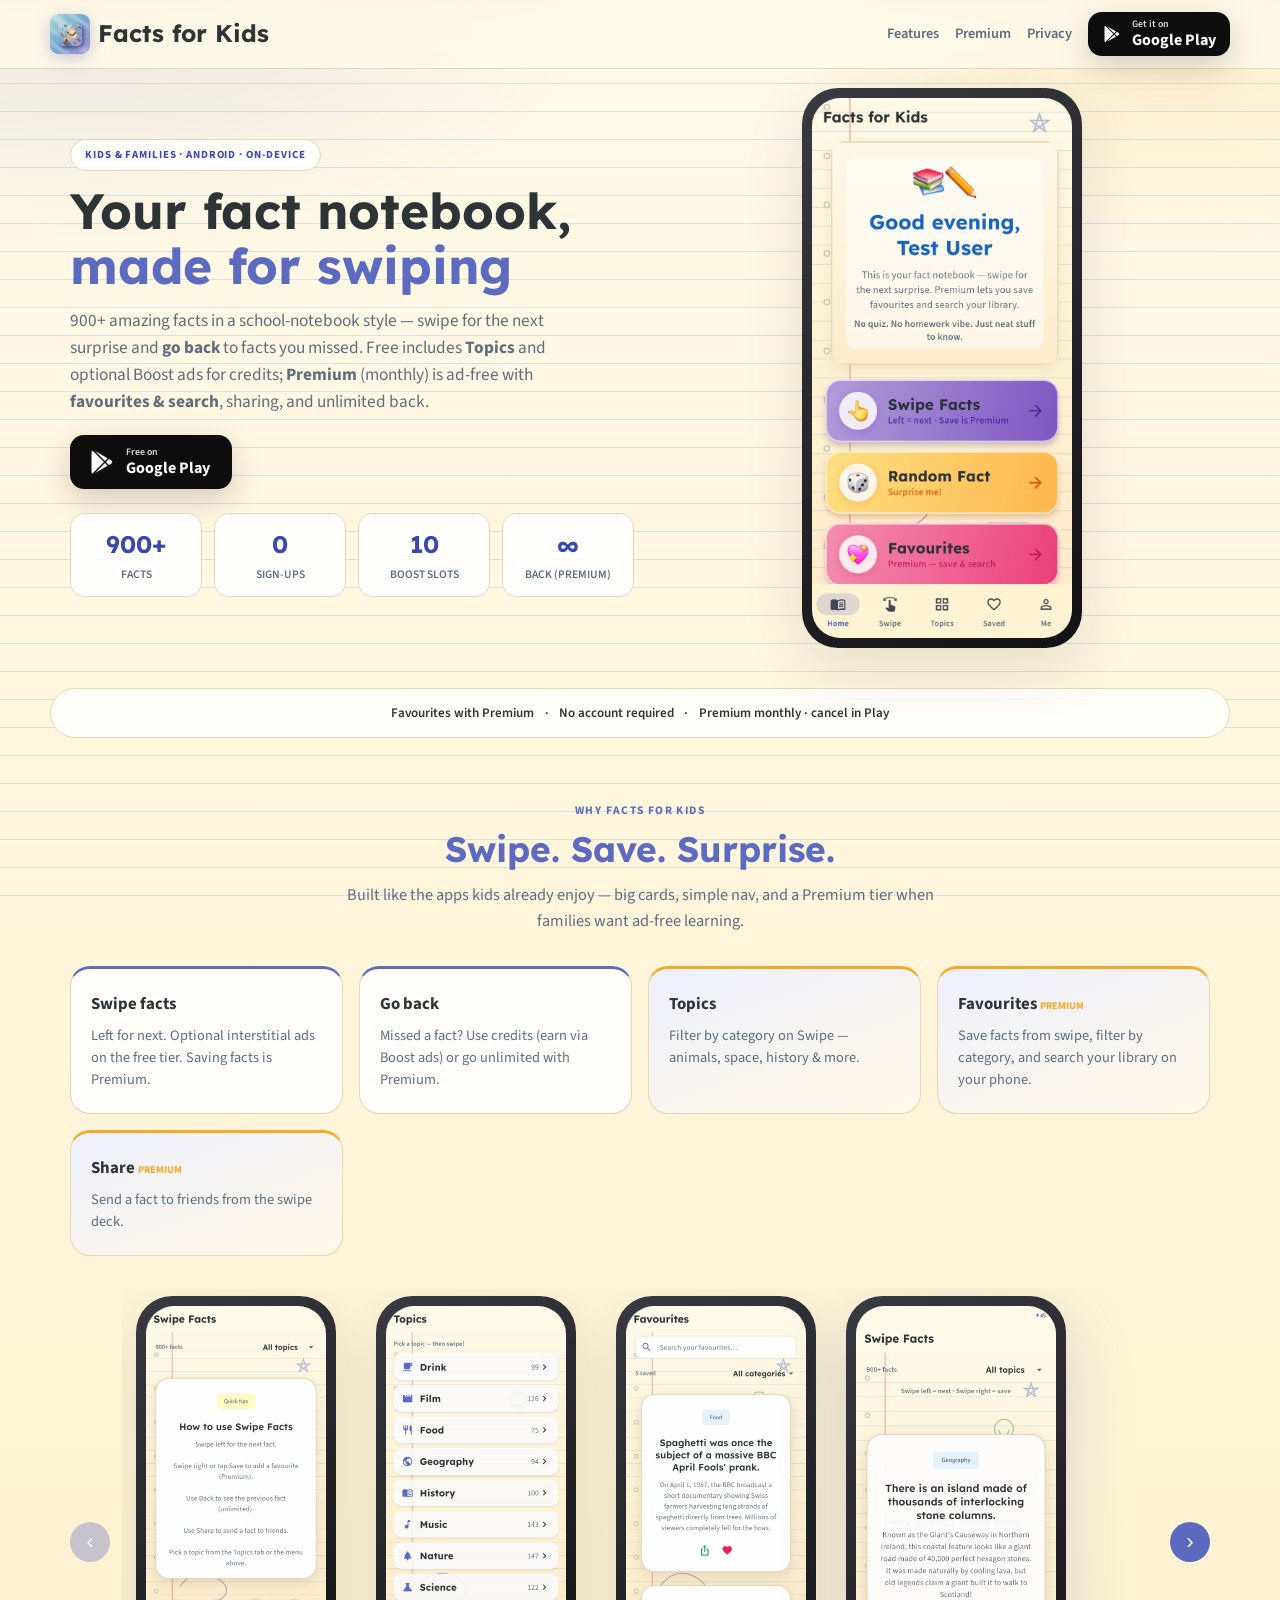
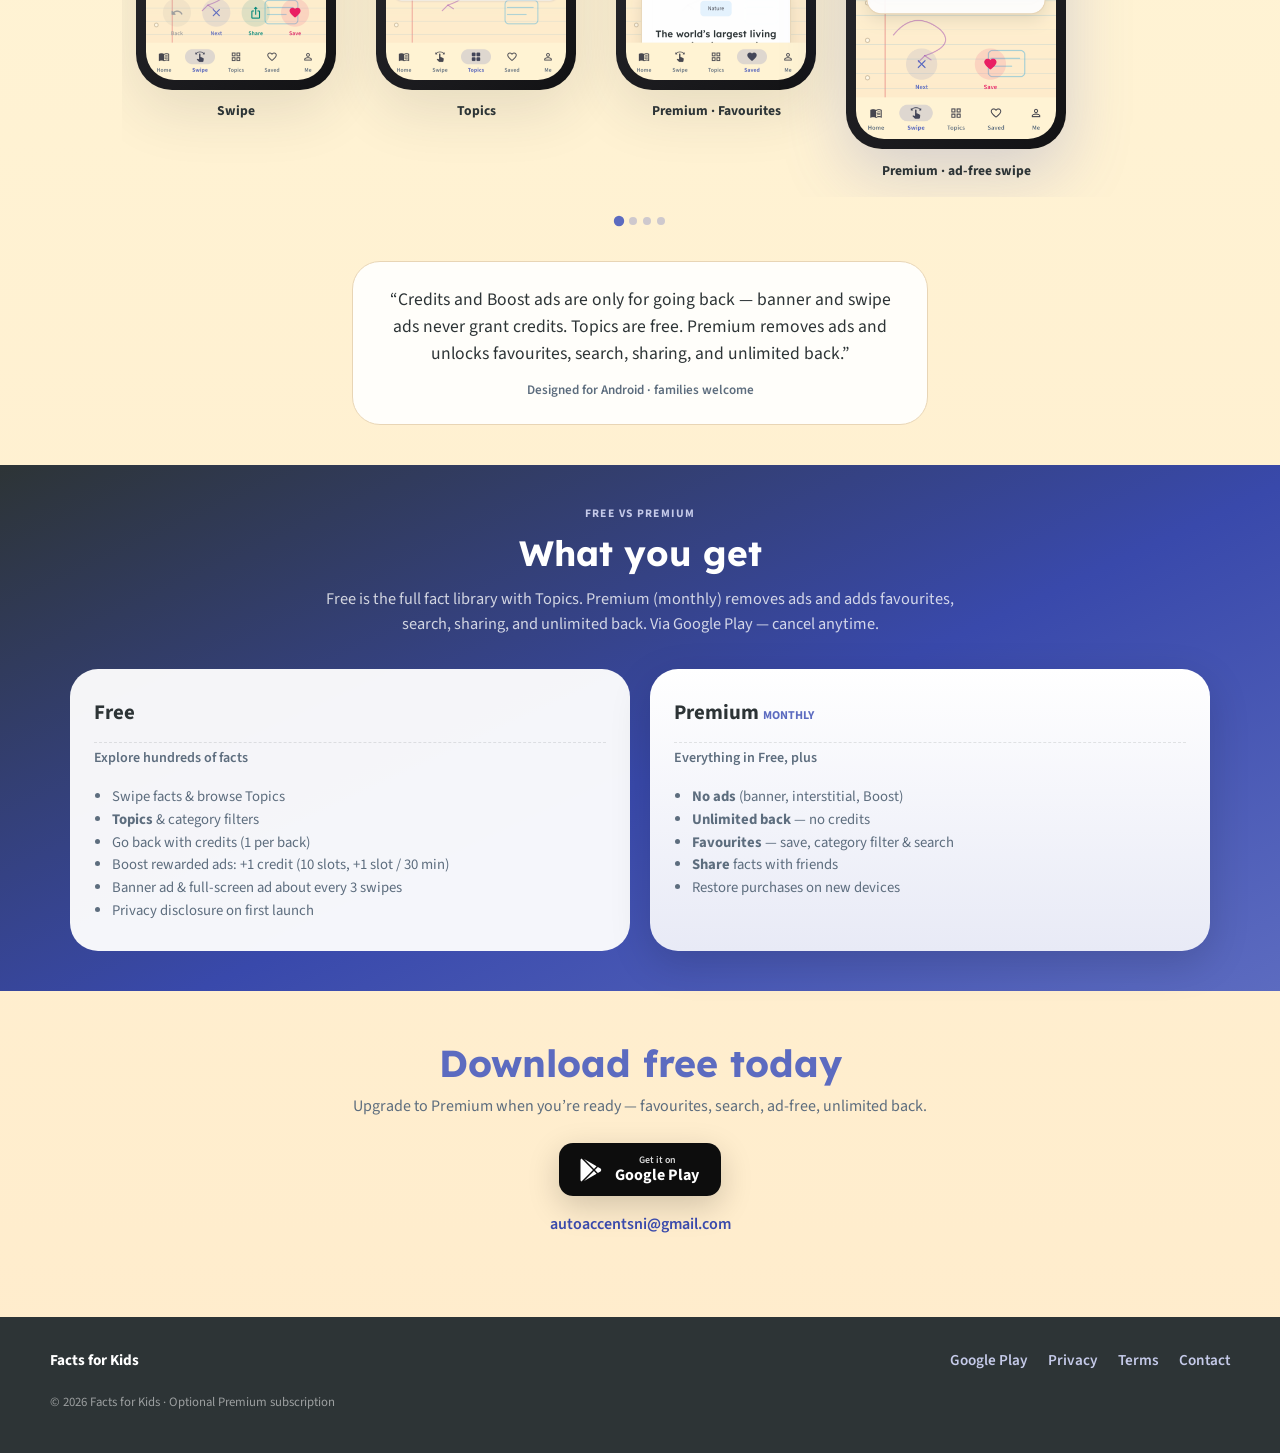
<file: index.html>
<!DOCTYPE html>
<html lang="en-GB">
<head>
  <meta charset="UTF-8" />
  <meta name="viewport" content="width=device-width, initial-scale=1.0" />
  <title>Facts for Kids — Swipe, save &amp; learn</title>
  <meta name="description" content="900+ kid-friendly facts on your phone. Swipe free with Topics and Boost credits to go back. Premium monthly: ad-free, favourites &amp; search, sharing. Android on Google Play." />
  <meta property="og:title" content="Facts for Kids" />
  <meta property="og:description" content="A school-notebook fact deck for kids and families." />
  <meta property="og:url" content="https://13ond21.github.io/facts-kids-website/" />
  <meta property="og:image" content="https://13ond21.github.io/facts-kids-website/assets/feature_graphic.png" />
  <meta name="theme-color" content="#5c6bc0" />
  <link rel="icon" type="image/png" href="assets/icon_512.png" />
  <link rel="apple-touch-icon" href="assets/icon_512.png" />
  <link rel="stylesheet" href="css/style.css" />
</head>
<body class="landing landing-compact">
  <div class="page-bg" aria-hidden="true"></div>

  <header class="site-header" id="header">
    <div class="site-header-inner">
      <a class="brand" href="index.html">
        <span class="brand-mark" aria-hidden="true"><img src="assets/icon_512.png" width="40" height="40" alt="" style="border-radius:22%;display:block" /></span>
        Facts for Kids
      </a>
      <nav>
        <a href="#experience">Features</a>
        <a href="#premium">Premium</a>
        <a href="privacy.html">Privacy</a>
        <a class="play-badge nav-play" href="https://play.google.com/store/apps/details?id=com.luckytools.facts_kids" target="_blank" rel="noopener noreferrer" aria-label="Get Facts for Kids on Google Play">
          <svg width="20" height="20" viewBox="0 0 24 24" fill="currentColor" aria-hidden="true"><path d="M3 20.5V3.5C3 2.91 3.34 2.39 3.84 2.15L13.69 12L3.84 21.85C3.34 21.6 3 21.09 3 20.5ZM16.81 15.12L6.05 21.34L14.54 12.85L16.81 15.12ZM20.16 10.81C20.5 11.08 20.75 11.5 20.75 12C20.75 12.5 20.53 12.9 20.18 13.18L17.89 14.5L15.39 12L17.89 9.5L20.16 10.81ZM6.05 2.66L16.81 8.88L14.54 11.15L6.05 2.66Z"/></svg>
          <span class="play-badge-text"><small>Get it on</small><strong>Google Play</strong></span>
        </a>
      </nav>
    </div>
  </header>

  <main>
    <section class="lc-hero" id="top">
      <div class="lc-wrap lc-hero-grid">
        <div class="lc-hero-copy">
          <p class="lc-badge">Kids &amp; families · Android · On-device</p>
          <h1>Your fact notebook, <em>made for swiping</em></h1>
          <p class="lc-lead">900+ amazing facts in a school-notebook style — swipe for the next surprise and <strong>go back</strong> to facts you missed. Free includes <strong>Topics</strong> and optional Boost ads for credits; <strong>Premium</strong> (monthly) is ad-free with <strong>favourites &amp; search</strong>, sharing, and unlimited back.</p>
          <div class="lc-hero-cta">
            <a class="play-badge play-badge-lg" href="https://play.google.com/store/apps/details?id=com.luckytools.facts_kids" target="_blank" rel="noopener noreferrer">
              <svg width="28" height="28" viewBox="0 0 24 24" fill="currentColor" aria-hidden="true"><path d="M3 20.5V3.5C3 2.91 3.34 2.39 3.84 2.15L13.69 12L3.84 21.85C3.34 21.6 3 21.09 3 20.5ZM16.81 15.12L6.05 21.34L14.54 12.85L16.81 15.12ZM20.16 10.81C20.5 11.08 20.75 11.5 20.75 12C20.75 12.5 20.53 12.9 20.18 13.18L17.89 14.5L15.39 12L17.89 9.5L20.16 10.81ZM6.05 2.66L16.81 8.88L14.54 11.15L6.05 2.66Z"/></svg>
              <span class="play-badge-text"><small>Free on</small><strong>Google Play</strong></span>
            </a>
          </div>
          <dl class="lc-stats">
            <div><dt>900+</dt><dd>facts</dd></div>
            <div><dt>0</dt><dd>sign-ups</dd></div>
            <div><dt>10</dt><dd>boost slots</dd></div>
            <div><dt>∞</dt><dd>back (Premium)</dd></div>
          </dl>
        </div>
        <div class="lc-hero-phone">
          <div class="shot-device shot-device-hero">
            <div class="shot-viewport shot-viewport-hero">
              <img src="screenshots/01-home.png" alt="Facts for Kids home screen with notebook menu" width="1080" height="2400" loading="eager" />
            </div>
          </div>
        </div>
      </div>
    </section>

    <section class="lc-proof">
      <div class="lc-wrap lc-proof-inner">
        <span>Favourites with Premium</span>
        <span>·</span>
        <span>No account required</span>
        <span>·</span>
        <span>Premium monthly · cancel in Play</span>
      </div>
    </section>

    <section class="lc-section" id="experience">
      <div class="lc-wrap">
        <header class="lc-section-head">
          <p class="lc-kicker">Why Facts for Kids</p>
          <h2 class="lc-h2">Swipe. Save. Surprise.</h2>
          <p class="lc-sub">Built like the apps kids already enjoy — big cards, simple nav, and a Premium tier when families want ad-free learning.</p>
        </header>

        <div class="lc-cards">
          <article class="lc-card">
            <h3>Swipe facts</h3>
            <p>Left for next. Optional interstitial ads on the free tier. Saving facts is Premium.</p>
          </article>
          <article class="lc-card">
            <h3>Go back</h3>
            <p>Missed a fact? Use credits (earn via Boost ads) or go unlimited with Premium.</p>
          </article>
          <article class="lc-card lc-card-accent">
            <h3>Topics</h3>
            <p>Filter by category on Swipe — animals, space, history &amp; more.</p>
          </article>
          <article class="lc-card lc-card-accent">
            <h3>Favourites <span class="lc-tag">Premium</span></h3>
            <p>Save facts from swipe, filter by category, and search your library on your phone.</p>
          </article>
          <article class="lc-card lc-card-accent">
            <h3>Share <span class="lc-tag">Premium</span></h3>
            <p>Send a fact to friends from the swipe deck.</p>
          </article>
        </div>

        <div class="lc-carousel" id="shotsCarousel">
          <button class="lc-carousel-btn lc-carousel-prev" type="button" aria-label="Previous screenshot">&#8249;</button>

          <div class="lc-carousel-track" id="shotsTrack">
            <figure class="lc-shot">
              <div class="shot-device shot-device-sm">
                <div class="shot-viewport shot-viewport-sm">
                  <img src="screenshots/02-swipe.png" alt="Swipe fact cards" width="1080" height="2400" loading="lazy" />
                </div>
              </div>
              <figcaption>Swipe</figcaption>
            </figure>
            <figure class="lc-shot">
              <div class="shot-device shot-device-sm">
                <div class="shot-viewport shot-viewport-sm">
                  <img src="screenshots/03-topics.png" alt="Topics and categories" width="1080" height="2400" loading="lazy" />
                </div>
              </div>
              <figcaption>Topics</figcaption>
            </figure>
            <figure class="lc-shot">
              <div class="shot-device shot-device-sm">
                <div class="shot-viewport shot-viewport-sm">
                  <img src="screenshots/04-saved.png" alt="Saved favourites library" width="1080" height="2400" loading="lazy" />
                </div>
              </div>
              <figcaption>Premium · Favourites</figcaption>
            </figure>
            <figure class="lc-shot lc-shot-featured">
              <div class="shot-device shot-device-sm">
                <div class="shot-viewport shot-viewport-sm">
                  <img src="screenshots/premium/05-premium-swipe.png" alt="Premium swipe without ads" width="1080" height="2400" loading="lazy" />
                </div>
              </div>
              <figcaption>Premium · ad-free swipe</figcaption>
            </figure>
          </div>

          <button class="lc-carousel-btn lc-carousel-next" type="button" aria-label="Next screenshot">&#8250;</button>

          <div class="lc-carousel-dots" id="shotsDots" role="tablist" aria-label="Screenshot navigation"></div>
        </div>

        <blockquote class="lc-quote">
          <p>&ldquo;Credits and Boost ads are only for going back — banner and swipe ads never grant credits. Topics are free. Premium removes ads and unlocks favourites, search, sharing, and unlimited back.&rdquo;</p>
          <footer>Designed for Android · families welcome</footer>
        </blockquote>
      </div>
    </section>

    <section class="lc-section lc-premium" id="premium">
      <div class="lc-wrap">
        <header class="lc-section-head">
          <p class="lc-kicker lc-kicker-light">Free vs Premium</p>
          <h2 class="lc-h2 lc-h2-light">What you get</h2>
          <p class="lc-sub lc-sub-light">Free is the full fact library with Topics. Premium (monthly) removes ads and adds favourites, search, sharing, and unlimited back. Via Google Play — cancel anytime.</p>
        </header>
        <div class="compare-grid lc-plans">
          <div class="compare-col compare-free">
            <h3>Free</h3>
            <p class="lc-plan-tagline">Explore hundreds of facts</p>
            <ul>
              <li>Swipe facts &amp; browse Topics</li>
              <li><strong>Topics</strong> &amp; category filters</li>
              <li>Go back with credits (1 per back)</li>
              <li>Boost rewarded ads: +1 credit (10 slots, +1 slot / 30 min)</li>
              <li>Banner ad &amp; full-screen ad about every 3 swipes</li>
              <li>Privacy disclosure on first launch</li>
            </ul>
          </div>
          <div class="compare-col compare-premium">
            <h3>Premium <span class="lc-plan-period">monthly</span></h3>
            <p class="lc-plan-tagline">Everything in Free, plus</p>
            <ul>
              <li><strong>No ads</strong> (banner, interstitial, Boost)</li>
              <li><strong>Unlimited back</strong> — no credits</li>
              <li><strong>Favourites</strong> — save, category filter &amp; search</li>
              <li><strong>Share</strong> facts with friends</li>
              <li>Restore purchases on new devices</li>
            </ul>
          </div>
        </div>
      </div>
    </section>

    <section class="lc-cta">
      <div class="lc-wrap lc-cta-inner">
        <h2 class="lc-cta-title">Download free today</h2>
        <p class="lc-cta-sub">Upgrade to Premium when you&rsquo;re ready — favourites, search, ad-free, unlimited back.</p>
        <a class="play-badge play-badge-lg" href="https://play.google.com/store/apps/details?id=com.luckytools.facts_kids" target="_blank" rel="noopener noreferrer">
          <svg width="28" height="28" viewBox="0 0 24 24" fill="currentColor"><path d="M3 20.5V3.5C3 2.91 3.34 2.39 3.84 2.15L13.69 12L3.84 21.85C3.34 21.6 3 21.09 3 20.5ZM16.81 15.12L6.05 21.34L14.54 12.85L16.81 15.12ZM20.16 10.81C20.5 11.08 20.75 11.5 20.75 12C20.75 12.5 20.53 12.9 20.18 13.18L17.89 14.5L15.39 12L17.89 9.5L20.16 10.81ZM6.05 2.66L16.81 8.88L14.54 11.15L6.05 2.66Z"/></svg>
          <span class="play-badge-text"><small>Get it on</small><strong>Google Play</strong></span>
        </a>
        <p class="lc-contact"><a href="mailto:autoaccentsni@gmail.com">autoaccentsni@gmail.com</a></p>
      </div>
    </section>
  </main>

  <footer class="site-footer">
    <div class="footer-inner">
      <div>
        <strong style="color:#fff">Facts for Kids</strong>
      </div>
      <div class="footer-links">
        <a href="https://play.google.com/store/apps/details?id=com.luckytools.facts_kids" target="_blank" rel="noopener noreferrer">Google Play</a>
        <a href="privacy.html">Privacy</a>
        <a href="terms.html">Terms</a>
        <a href="mailto:autoaccentsni@gmail.com">Contact</a>
      </div>
      <p class="footer-copy">&copy; 2026 Facts for Kids · Optional Premium subscription</p>
    </div>
  </footer>

  <script src="js/site.js"></script>
</body>
</html>
</file>
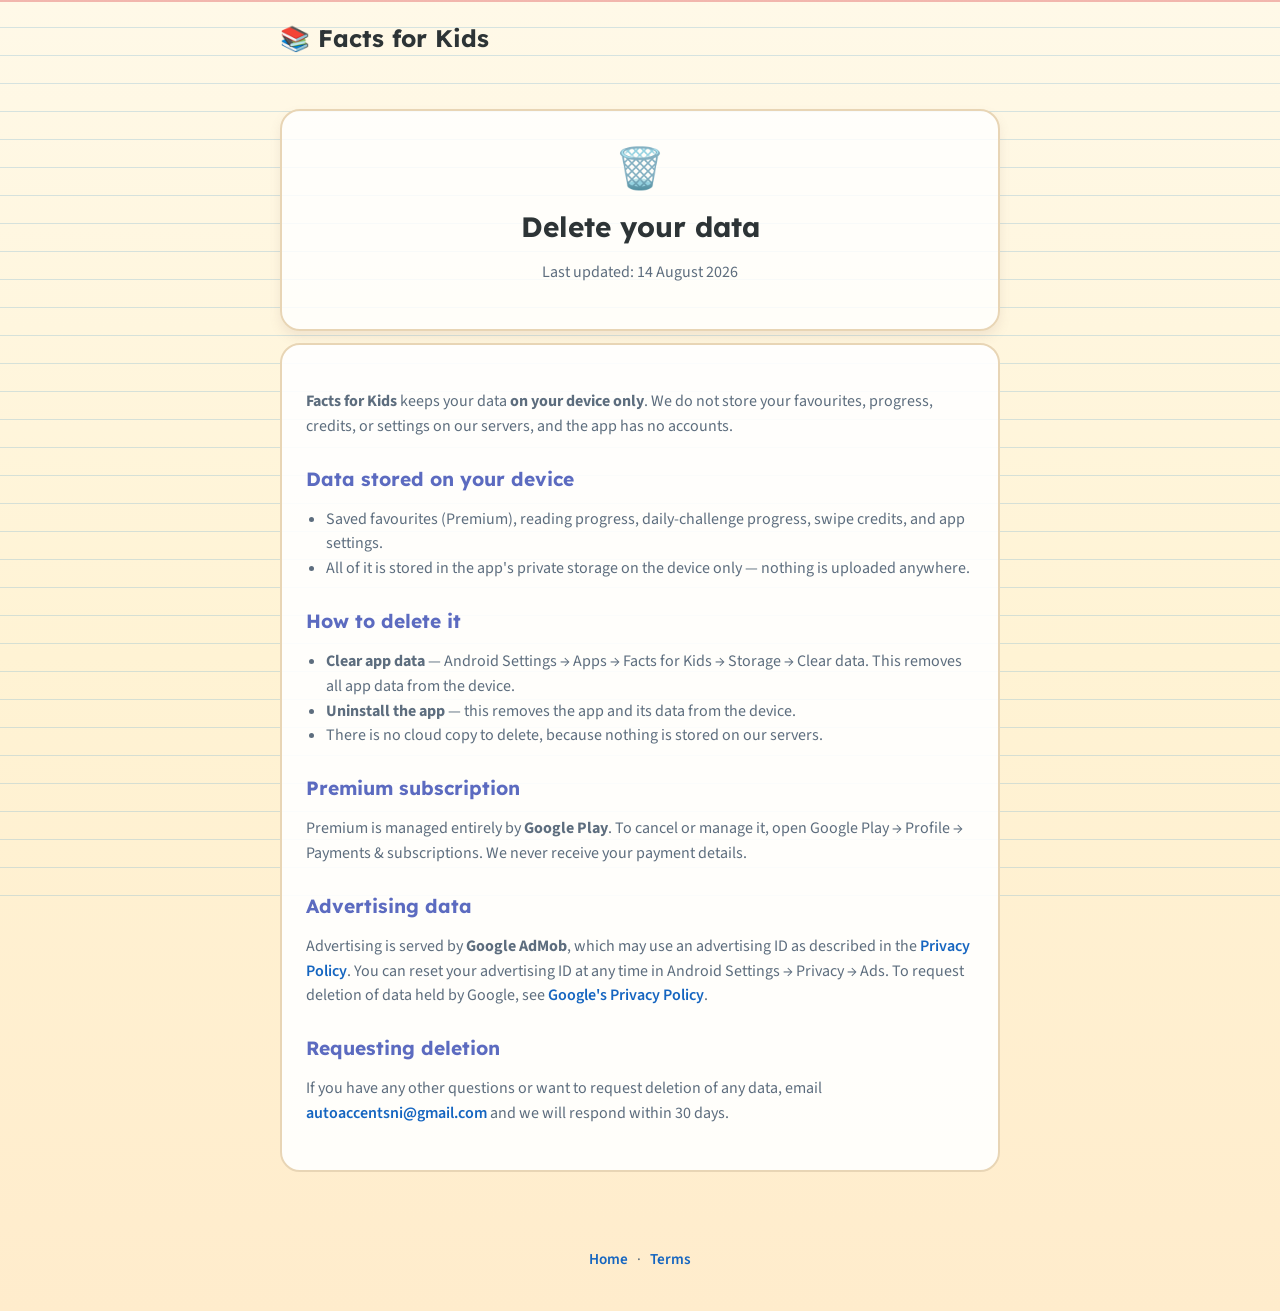
<file: delete-data.html>
<!DOCTYPE html>
<html lang="en-GB">
<head>
  <meta charset="UTF-8">
  <meta name="viewport" content="width=device-width, initial-scale=1.0">
  <title>Delete Data — Facts for Kids</title>
  <link rel="stylesheet" href="css/style.css">
</head>
<body>
  <header class="site-header">
    <div class="container">
      <a class="brand" href="index.html">📚 Facts for Kids</a>
    </div>
  </header>
  <main class="legal-page">
    <div class="container">
      <div class="hero-card" style="text-align:left;margin-bottom:0;">
        <div class="hero-emoji" style="text-align:center;">🗑️</div>
        <h1 style="text-align:center;">Delete your data</h1>
        <p style="text-align:center;color:var(--body);">Last updated: 14 August 2026</p>
      </div>
      <article class="legal-card">
        <p><strong>Facts for Kids</strong> keeps your data <strong>on your device only</strong>. We do not store your favourites, progress, credits, or settings on our servers, and the app has no accounts.</p>

        <h2>Data stored on your device</h2>
        <ul>
          <li>Saved favourites (Premium), reading progress, daily-challenge progress, swipe credits, and app settings.</li>
          <li>All of it is stored in the app's private storage on the device only — nothing is uploaded anywhere.</li>
        </ul>

        <h2>How to delete it</h2>
        <ul>
          <li><strong>Clear app data</strong> — Android Settings → Apps → Facts for Kids → Storage → Clear data. This removes all app data from the device.</li>
          <li><strong>Uninstall the app</strong> — this removes the app and its data from the device.</li>
          <li>There is no cloud copy to delete, because nothing is stored on our servers.</li>
        </ul>

        <h2>Premium subscription</h2>
        <p>Premium is managed entirely by <strong>Google Play</strong>. To cancel or manage it, open Google Play → Profile → Payments &amp; subscriptions. We never receive your payment details.</p>

        <h2>Advertising data</h2>
        <p>Advertising is served by <strong>Google AdMob</strong>, which may use an advertising ID as described in the <a href="privacy.html">Privacy Policy</a>. You can reset your advertising ID at any time in Android Settings → Privacy → Ads. To request deletion of data held by Google, see <a href="https://policies.google.com/privacy" target="_blank" rel="noopener">Google's Privacy Policy</a>.</p>

        <h2>Requesting deletion</h2>
        <p>If you have any other questions or want to request deletion of any data, email <a href="mailto:autoaccentsni@gmail.com">autoaccentsni@gmail.com</a> and we will respond within 30 days.</p>
      </article>
    </div>
  </main>
  <footer class="site-footer">
    <div class="container">
      <a href="index.html">Home</a> · <a href="terms.html">Terms</a>
    </div>
  </footer>
</body>
</html>
</file>
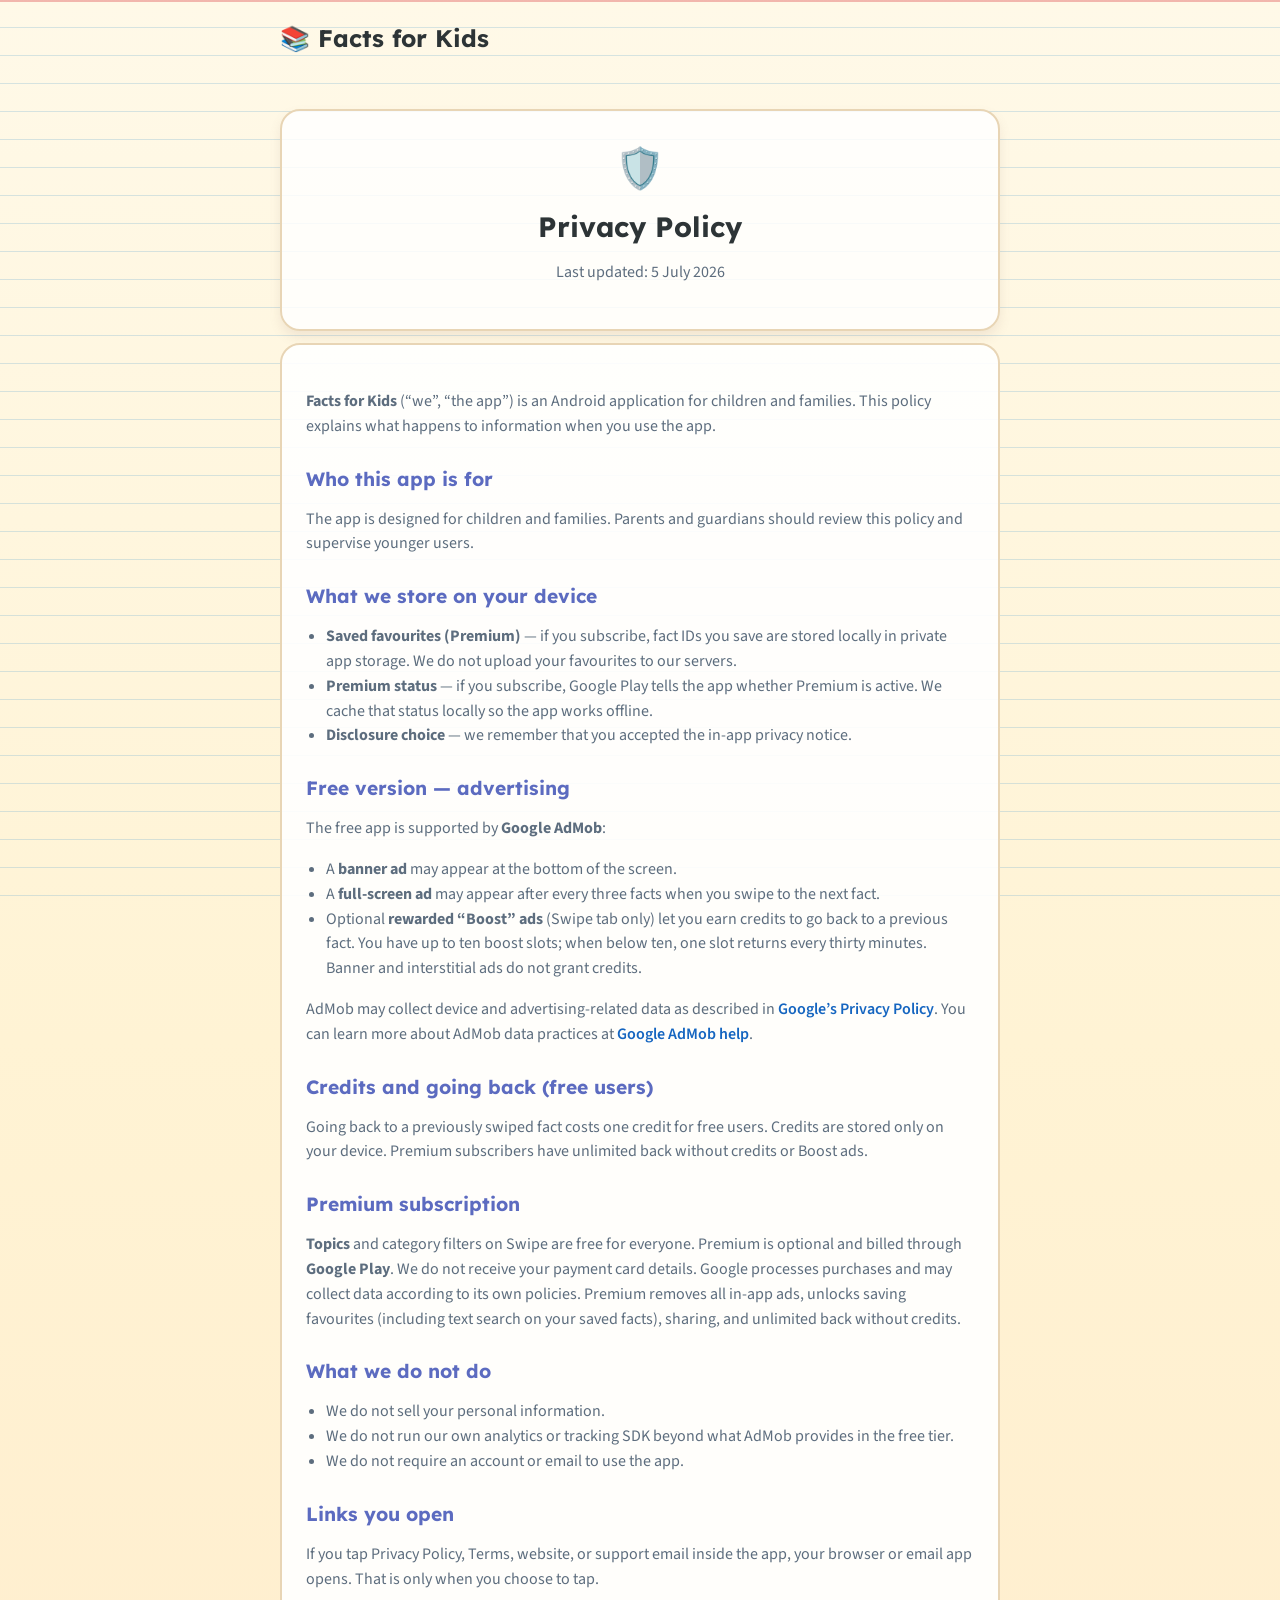
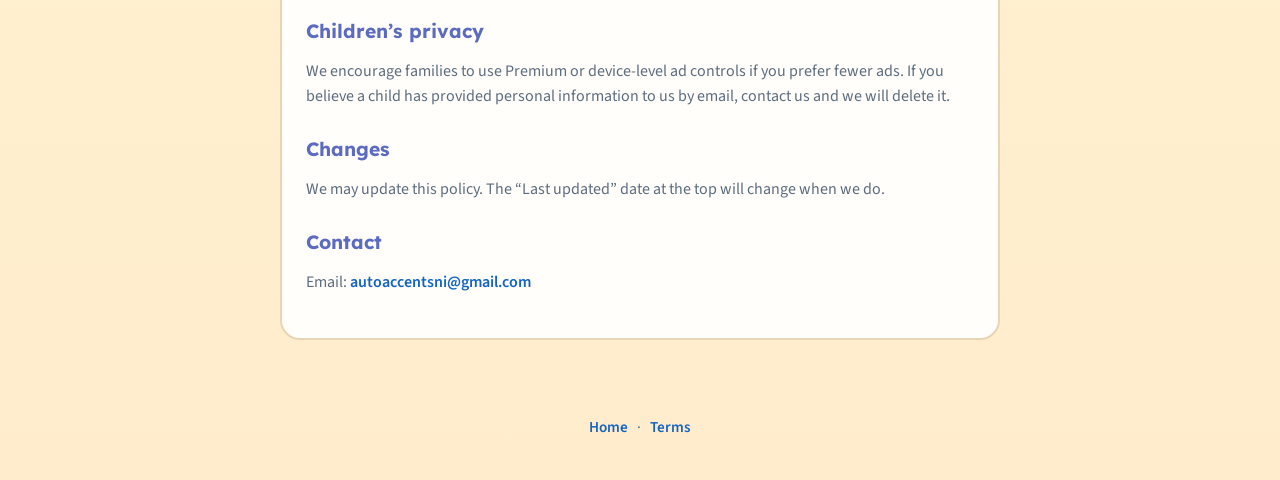
<file: privacy.html>
<!DOCTYPE html>
<html lang="en-GB">
<head>
  <meta charset="UTF-8">
  <meta name="viewport" content="width=device-width, initial-scale=1.0">
  <title>Privacy Policy — Facts for Kids</title>
  <link rel="stylesheet" href="css/style.css">
</head>
<body>
  <header class="site-header">
    <div class="container">
      <a class="brand" href="index.html">📚 Facts for Kids</a>
    </div>
  </header>
  <main class="legal-page">
    <div class="container">
      <div class="hero-card" style="text-align:left;margin-bottom:0;">
        <div class="hero-emoji" style="text-align:center;">🛡️</div>
        <h1 style="text-align:center;">Privacy Policy</h1>
        <p style="text-align:center;color:var(--body);">Last updated: 5 July 2026</p>
      </div>
      <article class="legal-card">
        <p><strong>Facts for Kids</strong> (“we”, “the app”) is an Android application for children and families. This policy explains what happens to information when you use the app.</p>

        <h2>Who this app is for</h2>
        <p>The app is designed for children and families. Parents and guardians should review this policy and supervise younger users.</p>

        <h2>What we store on your device</h2>
        <ul>
          <li><strong>Saved favourites (Premium)</strong> — if you subscribe, fact IDs you save are stored locally in private app storage. We do not upload your favourites to our servers.</li>
          <li><strong>Premium status</strong> — if you subscribe, Google Play tells the app whether Premium is active. We cache that status locally so the app works offline.</li>
          <li><strong>Disclosure choice</strong> — we remember that you accepted the in-app privacy notice.</li>
        </ul>

        <h2>Free version — advertising</h2>
        <p>The free app is supported by <strong>Google AdMob</strong>:</p>
        <ul>
          <li>A <strong>banner ad</strong> may appear at the bottom of the screen.</li>
          <li>A <strong>full-screen ad</strong> may appear after every three facts when you swipe to the next fact.</li>
          <li>Optional <strong>rewarded “Boost” ads</strong> (Swipe tab only) let you earn credits to go back to a previous fact. You have up to ten boost slots; when below ten, one slot returns every thirty minutes. Banner and interstitial ads do not grant credits.</li>
        </ul>
        <p>AdMob may collect device and advertising-related data as described in <a href="https://policies.google.com/privacy" target="_blank" rel="noopener">Google’s Privacy Policy</a>. You can learn more about AdMob data practices at <a href="https://support.google.com/admob/answer/6128543" target="_blank" rel="noopener">Google AdMob help</a>.</p>

        <h2>Credits and going back (free users)</h2>
        <p>Going back to a previously swiped fact costs one credit for free users. Credits are stored only on your device. Premium subscribers have unlimited back without credits or Boost ads.</p>

        <h2>Premium subscription</h2>
        <p><strong>Topics</strong> and category filters on Swipe are free for everyone. Premium is optional and billed through <strong>Google Play</strong>. We do not receive your payment card details. Google processes purchases and may collect data according to its own policies. Premium removes all in-app ads, unlocks saving favourites (including text search on your saved facts), sharing, and unlimited back without credits.</p>

        <h2>What we do not do</h2>
        <ul>
          <li>We do not sell your personal information.</li>
          <li>We do not run our own analytics or tracking SDK beyond what AdMob provides in the free tier.</li>
          <li>We do not require an account or email to use the app.</li>
        </ul>

        <h2>Links you open</h2>
        <p>If you tap Privacy Policy, Terms, website, or support email inside the app, your browser or email app opens. That is only when you choose to tap.</p>

        <h2>Children’s privacy</h2>
        <p>We encourage families to use Premium or device-level ad controls if you prefer fewer ads. If you believe a child has provided personal information to us by email, contact us and we will delete it.</p>

        <h2>Changes</h2>
        <p>We may update this policy. The “Last updated” date at the top will change when we do.</p>

        <h2>Contact</h2>
        <p>Email: <a href="mailto:autoaccentsni@gmail.com">autoaccentsni@gmail.com</a></p>
      </article>
    </div>
  </main>
  <footer class="site-footer">
    <div class="container">
      <a href="index.html">Home</a> · <a href="terms.html">Terms</a>
    </div>
  </footer>
</body>
</html>
</file>
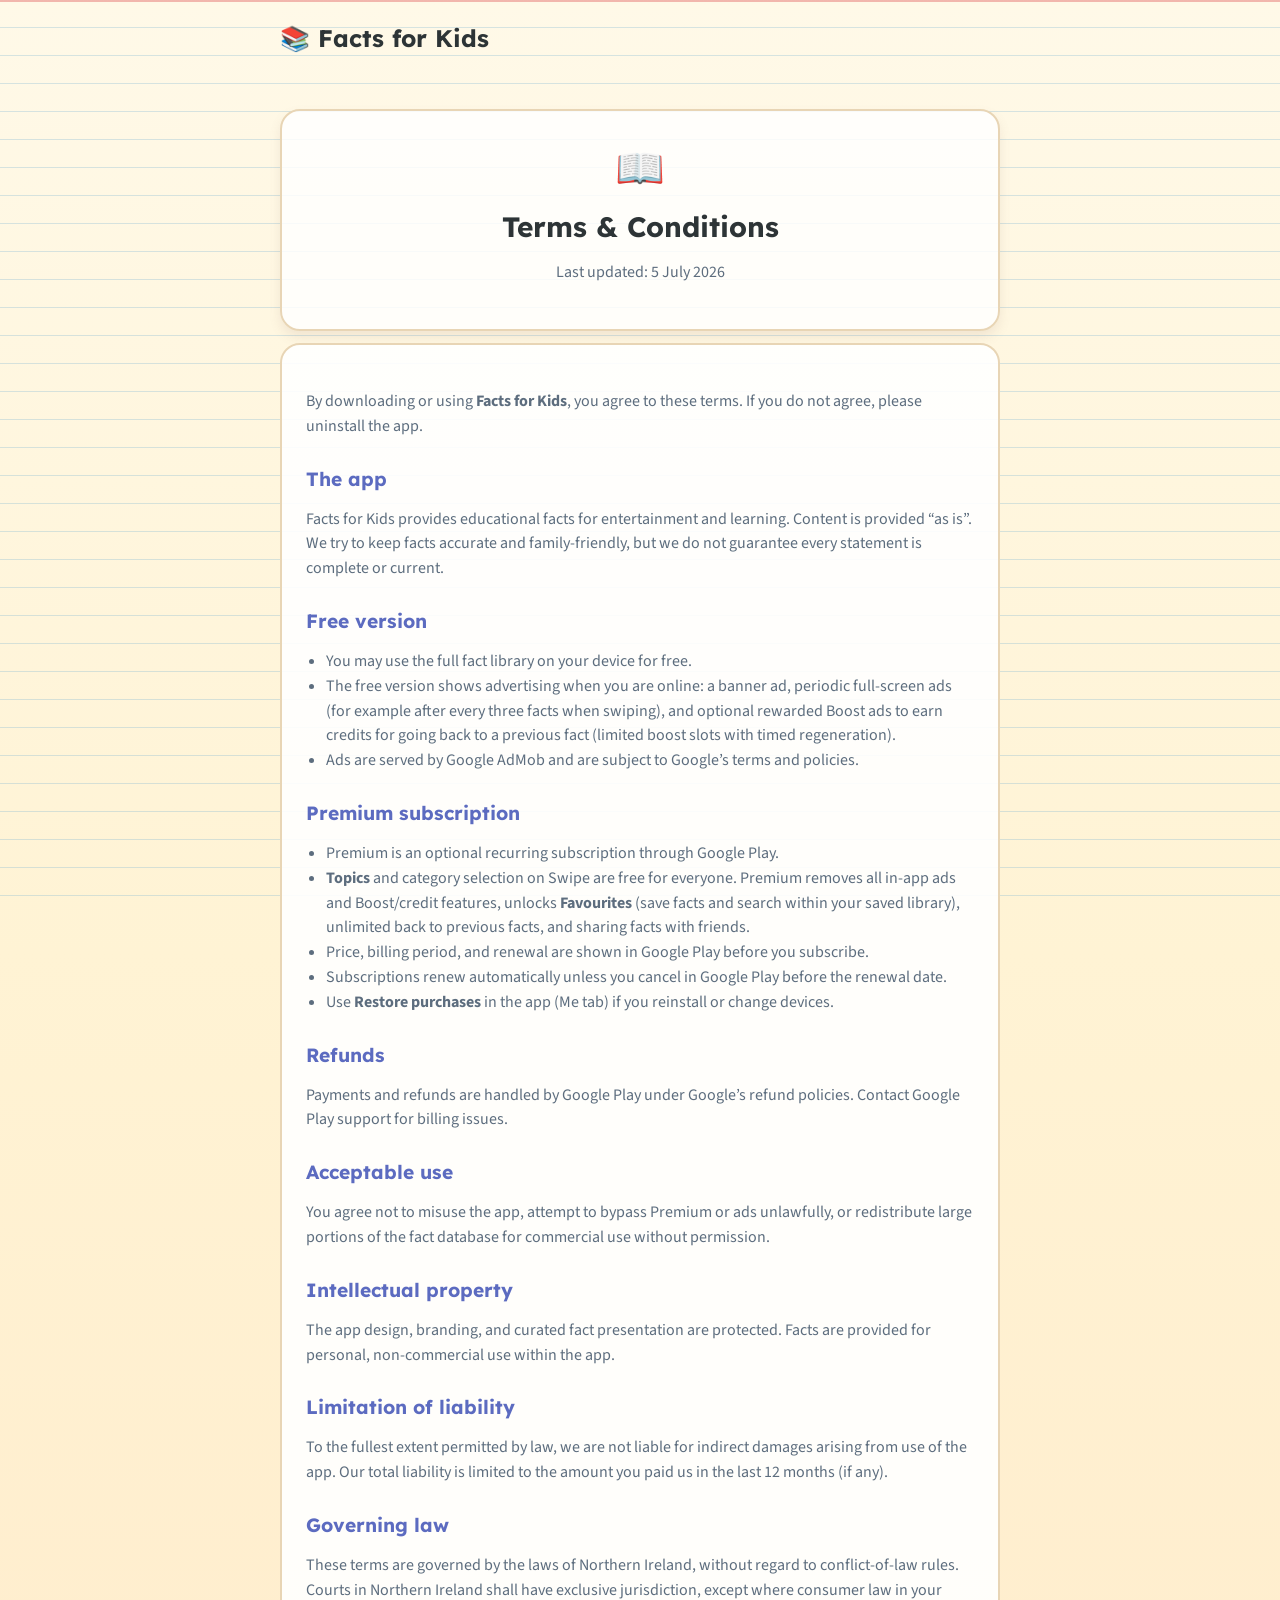
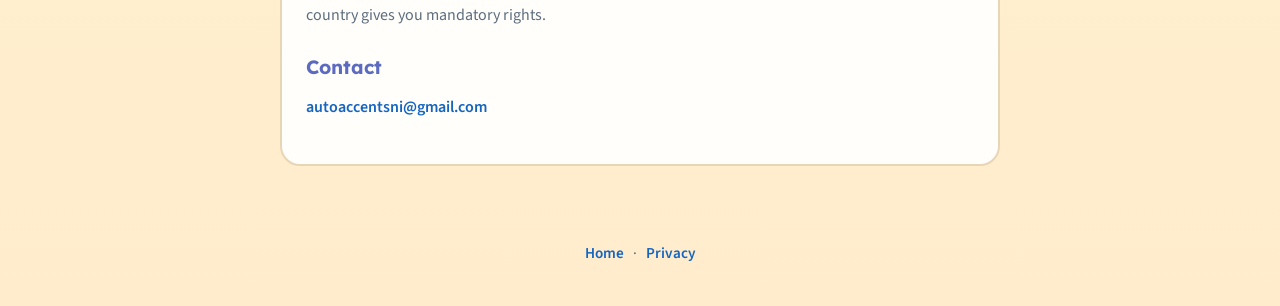
<file: terms.html>
<!DOCTYPE html>
<html lang="en-GB">
<head>
  <meta charset="UTF-8">
  <meta name="viewport" content="width=device-width, initial-scale=1.0">
  <title>Terms &amp; Conditions — Facts for Kids</title>
  <link rel="stylesheet" href="css/style.css">
</head>
<body>
  <header class="site-header">
    <div class="container">
      <a class="brand" href="index.html">📚 Facts for Kids</a>
    </div>
  </header>
  <main class="legal-page">
    <div class="container">
      <div class="hero-card" style="text-align:left;margin-bottom:0;">
        <div class="hero-emoji" style="text-align:center;">📖</div>
        <h1 style="text-align:center;">Terms &amp; Conditions</h1>
        <p style="text-align:center;color:var(--body);">Last updated: 5 July 2026</p>
      </div>
      <article class="legal-card">
        <p>By downloading or using <strong>Facts for Kids</strong>, you agree to these terms. If you do not agree, please uninstall the app.</p>

        <h2>The app</h2>
        <p>Facts for Kids provides educational facts for entertainment and learning. Content is provided “as is”. We try to keep facts accurate and family-friendly, but we do not guarantee every statement is complete or current.</p>

        <h2>Free version</h2>
        <ul>
          <li>You may use the full fact library on your device for free.</li>
          <li>The free version shows advertising when you are online: a banner ad, periodic full-screen ads (for example after every three facts when swiping), and optional rewarded Boost ads to earn credits for going back to a previous fact (limited boost slots with timed regeneration).</li>
          <li>Ads are served by Google AdMob and are subject to Google’s terms and policies.</li>
        </ul>

        <h2>Premium subscription</h2>
        <ul>
          <li>Premium is an optional recurring subscription through Google Play.</li>
          <li><strong>Topics</strong> and category selection on Swipe are free for everyone. Premium removes all in-app ads and Boost/credit features, unlocks <strong>Favourites</strong> (save facts and search within your saved library), unlimited back to previous facts, and sharing facts with friends.</li>
          <li>Price, billing period, and renewal are shown in Google Play before you subscribe.</li>
          <li>Subscriptions renew automatically unless you cancel in Google Play before the renewal date.</li>
          <li>Use <strong>Restore purchases</strong> in the app (Me tab) if you reinstall or change devices.</li>
        </ul>

        <h2>Refunds</h2>
        <p>Payments and refunds are handled by Google Play under Google’s refund policies. Contact Google Play support for billing issues.</p>

        <h2>Acceptable use</h2>
        <p>You agree not to misuse the app, attempt to bypass Premium or ads unlawfully, or redistribute large portions of the fact database for commercial use without permission.</p>

        <h2>Intellectual property</h2>
        <p>The app design, branding, and curated fact presentation are protected. Facts are provided for personal, non-commercial use within the app.</p>

        <h2>Limitation of liability</h2>
        <p>To the fullest extent permitted by law, we are not liable for indirect damages arising from use of the app. Our total liability is limited to the amount you paid us in the last 12 months (if any).</p>

        <h2>Governing law</h2>
        <p>These terms are governed by the laws of Northern Ireland, without regard to conflict-of-law rules. Courts in Northern Ireland shall have exclusive jurisdiction, except where consumer law in your country gives you mandatory rights.</p>

        <h2>Contact</h2>
        <p><a href="mailto:autoaccentsni@gmail.com">autoaccentsni@gmail.com</a></p>
      </article>
    </div>
  </main>
  <footer class="site-footer">
    <div class="container">
      <a href="index.html">Home</a> · <a href="privacy.html">Privacy</a>
    </div>
  </footer>
</body>
</html>
</file>
<file: css/style.css>
@import url('https://fonts.googleapis.com/css2?family=Lexend:wght@600;700&family=Source+Sans+3:wght@400;600&display=swap');

:root {
  --paper-top: #fff9e8;
  --paper-mid: #fff3d4;
  --paper-bottom: #ffeccc;
  --ink: #2d3436;
  --body: #5d6d7e;
  --blue: #1565c0;
  --purple: #5c6bc0;
  --border: #e8d5b5;
  --line: rgba(126, 182, 212, 0.35);
  --margin-red: rgba(229, 115, 115, 0.55);
}

* { box-sizing: border-box; }

body {
  margin: 0;
  font-family: 'Source Sans 3', system-ui, sans-serif;
  color: var(--ink);
  line-height: 1.55;
  background: linear-gradient(180deg, var(--paper-top), var(--paper-mid), var(--paper-bottom));
  min-height: 100vh;
}

body::before {
  content: '';
  position: fixed;
  inset: 0;
  pointer-events: none;
  background-image:
    linear-gradient(var(--margin-red) 2px, transparent 2px),
    repeating-linear-gradient(
      transparent,
      transparent 27px,
      var(--line) 27px,
      var(--line) 28px
    );
  background-size: 100% 100%, 100% 28px;
  background-position: 56px 0, 0 56px;
  opacity: 0.9;
  z-index: 0;
}

a { color: var(--blue); text-decoration: none; font-weight: 600; }
a:hover { text-decoration: underline; }

.container {
  width: min(720px, calc(100% - 32px));
  margin: 0 auto;
  position: relative;
  z-index: 1;
}

.site-header {
  padding: 20px 0 12px;
}

.brand {
  font-family: 'Lexend', sans-serif;
  font-size: 1.5rem;
  font-weight: 700;
  color: var(--ink);
}

.hero-card {
  background: rgba(255, 255, 255, 0.82);
  border: 2px solid var(--border);
  border-radius: 20px;
  padding: 28px 24px;
  box-shadow: 0 6px 12px rgba(141, 110, 99, 0.12);
  margin: 16px 0 32px;
  text-align: center;
}

.hero-emoji { font-size: 2.5rem; margin-bottom: 8px; }

h1, h2 {
  font-family: 'Lexend', sans-serif;
  color: var(--ink);
  line-height: 1.25;
}

h1 { font-size: 1.75rem; margin: 0 0 12px; }
h2 { font-size: 1.2rem; margin: 28px 0 10px; color: var(--purple); }

.hero-sub {
  margin-top: 16px;
  color: var(--body);
  font-size: 0.95rem;
}

.play-store-wrap {
  margin: 20px 0 4px;
}

.play-store-link {
  display: inline-block;
  line-height: 0;
  border-radius: 8px;
  transition: transform 0.15s ease, box-shadow 0.15s ease;
}

.play-store-link:hover {
  text-decoration: none;
  transform: translateY(-2px);
  box-shadow: 0 6px 16px rgba(21, 101, 192, 0.2);
}

.play-store-badge {
  height: auto;
  max-width: min(250px, 85vw);
  width: 250px;
}

.menu-pill {
  display: inline-block;
  margin: 6px 8px 6px 0;
  padding: 8px 14px;
  border-radius: 999px;
  font-size: 0.9rem;
  font-weight: 600;
  background: #e3f2fd;
  color: var(--blue);
}

.legal-page { padding: 24px 0 48px; }

.legal-card {
  background: rgba(255, 255, 255, 0.9);
  border: 2px solid var(--border);
  border-radius: 20px;
  padding: 28px 24px;
  margin-top: 12px;
}

.legal-card p, .legal-card li { color: var(--body); font-size: 1rem; }
.legal-card ul { padding-left: 1.25rem; }

.site-footer {
  padding: 28px 0 40px;
  text-align: center;
  color: var(--body);
  font-size: 0.95rem;
}

.site-footer a { margin: 0 6px; }

/* —— Landing page (Daily Affirmation–style) —— */
body.landing { overflow-x: hidden; }
body.landing::before { z-index: -2; }
.landing .page-bg {
  position: fixed; inset: 0; z-index: -3; pointer-events: none;
  background: radial-gradient(ellipse 70% 50% at 8% 0%, rgba(92,107,192,.12), transparent 55%),
    radial-gradient(ellipse 60% 40% at 92% 8%, rgba(249,168,37,.12), transparent 50%);
}
.landing .site-header {
  position: fixed; top: 0; left: 0; right: 0; z-index: 200;
  padding: .75rem 1.25rem;
  background: rgba(255,249,232,.92); backdrop-filter: blur(12px);
  border-bottom: 1px solid var(--border);
}
.landing .site-header.is-scrolled { box-shadow: 0 4px 24px rgba(45,52,54,.08); }
.landing .site-header-inner {
  max-width: 1180px; margin: 0 auto;
  display: flex; align-items: center; justify-content: space-between; gap: 1rem;
}
.landing .brand { display: flex; align-items: center; gap: .5rem; text-decoration: none; }
.landing .brand-mark {
  width: 40px; height: 40px; border-radius: 12px;
  background: linear-gradient(135deg, var(--purple), #7986cb);
  display: grid; place-items: center; font-size: 1.25rem;
  box-shadow: 0 4px 16px rgba(92,107,192,.35);
}
.landing nav { display: flex; align-items: center; gap: .2rem 1rem; flex-wrap: wrap; }
.landing nav a { color: var(--body); font-size: .9rem; }
.landing nav a:hover { color: var(--purple); text-decoration: none; }
.landing .play-badge {
  display: inline-flex; align-items: center; gap: .65rem;
  padding: .6rem 1.1rem .6rem .9rem; background: #0d0d0d; color: #fff;
  text-decoration: none; border-radius: 14px;
  box-shadow: 0 10px 32px rgba(0,0,0,.18);
  transition: transform .2s, box-shadow .2s;
}
.landing .play-badge:hover { transform: translateY(-2px); color: #fff; text-decoration: none; }
.landing .play-badge-lg { padding: .75rem 1.35rem .75rem 1.1rem; }
.landing .play-badge-text { display: flex; flex-direction: column; line-height: 1.15; }
.landing .play-badge-text small { font-size: .62rem; opacity: .85; }
.landing .play-badge-text strong { font-size: 1rem; }
.landing .nav-play { padding: .45rem .85rem !important; }
@media (max-width:720px) { .landing nav a:not(.nav-play) { display: none; } }
.lc-wrap { max-width: 1180px; margin: 0 auto; padding: 0 1.25rem; }
.lc-hero { padding: 5.5rem 0 2rem; }
.lc-hero-grid { display: grid; gap: 2rem; align-items: center; }
@media (min-width:960px) { .lc-hero-grid { grid-template-columns: 1fr .95fr; gap: 2.5rem; } }
.lc-badge {
  display: inline-block; margin: 0 0 .75rem; padding: .4rem .9rem;
  border-radius: 999px; background: rgba(255,255,255,.88); border: 1px solid var(--border);
  font-size: .68rem; font-weight: 700; letter-spacing: .08em; text-transform: uppercase; color: #3949ab;
}
.lc-hero h1 { font-size: clamp(2rem, 5vw, 3.1rem); line-height: 1.1; margin: 0 0 1rem; }
.lc-hero h1 em { font-style: normal; color: var(--purple); }
.lc-lead { font-size: 1.08rem; color: var(--body); max-width: 32rem; margin: 0 0 1.25rem; }
.lc-stats { display: grid; grid-template-columns: repeat(2,1fr); gap: .75rem; margin: 1.5rem 0 0; }
@media (min-width:520px) { .lc-stats { grid-template-columns: repeat(4,1fr); } }
.lc-stats div { text-align: center; padding: .75rem .5rem; background: rgba(255,255,255,.88); border: 1px solid var(--border); border-radius: 14px; }
.lc-stats dt { font-family: Lexend, sans-serif; font-size: 1.5rem; font-weight: 700; color: #3949ab; margin: 0; }
.lc-stats dd { margin: .15rem 0 0; font-size: .72rem; font-weight: 600; text-transform: uppercase; color: var(--body); }
.shot-device { border-radius: 36px; padding: 10px; background: linear-gradient(145deg,#3a3a42,#121214); box-shadow: 0 20px 60px rgba(45,52,54,.12); margin: 0 auto; max-width: 280px; }
.shot-viewport { border-radius: 28px; overflow: hidden; background: #fff; }
.shot-viewport img { display: block; width: 100%; height: auto; }
.shot-device-sm { max-width: 200px; }
.lc-proof { padding: .5rem 0 1.5rem; }
.lc-proof-inner {
  display: flex; flex-wrap: wrap; justify-content: center; gap: .5rem .65rem;
  padding: .85rem 1.25rem; border-radius: 28px; background: rgba(255,255,255,.88); border: 1px solid var(--border);
  font-size: .82rem; font-weight: 600; color: var(--ink);
}
.lc-section { padding: 2.5rem 0; }
.lc-section-head { text-align: center; max-width: 40rem; margin: 0 auto 2rem; }
.lc-kicker { margin: 0 0 .5rem; font-size: .72rem; font-weight: 700; letter-spacing: .12em; text-transform: uppercase; color: var(--purple); }
.lc-h2 { font-size: clamp(1.65rem, 3.5vw, 2.2rem); margin: 0 0 .75rem; }
.lc-sub { margin: 0; color: var(--body); font-size: 1.02rem; }
.lc-cards { display: grid; gap: 1rem; margin-bottom: 2rem; }
@media (min-width:640px) { .lc-cards { grid-template-columns: repeat(2,1fr); } }
@media (min-width:960px) { .lc-cards { grid-template-columns: repeat(4,1fr); } }
.lc-card { background: rgba(255,255,255,.88); border: 1px solid var(--border); border-radius: 20px; padding: 1.35rem 1.25rem; border-top: 3px solid var(--purple); }
.lc-card h3 { font-size: 1.05rem; margin: 0 0 .5rem; }
.lc-card p { margin: 0; font-size: .9rem; color: var(--body); }
.lc-card-accent { background: linear-gradient(160deg,#eef0fc,#fff9e8); border-top-color: #f9a825; }
.lc-tag { font-size: .65rem; font-weight: 700; text-transform: uppercase; color: #f9a825; }
.lc-shots { display: grid; gap: 1.5rem; justify-items: center; }
@media (min-width:700px) { .lc-shots { grid-template-columns: repeat(2,1fr); } }
@media (min-width:1000px) { .lc-shots { grid-template-columns: repeat(4,1fr); } }
.lc-shot { margin: 0; text-align: center; }
.lc-shot figcaption { margin-top: .65rem; font-size: .85rem; font-weight: 700; color: var(--ink); }
.lc-shot-featured .shot-device-sm { max-width: 220px; box-shadow: 0 24px 64px rgba(92,107,192,.25); }
.lc-quote { margin: 2.5rem auto 0; max-width: 36rem; padding: 1.5rem 1.75rem; border-radius: 28px; background: rgba(255,255,255,.88); border: 1px solid var(--border); text-align: center; }
.lc-quote p { margin: 0; font-size: 1.1rem; color: var(--ink); }
.lc-quote footer { margin-top: .75rem; font-size: .82rem; color: var(--body); font-weight: 600; }
.lc-premium { background: linear-gradient(155deg,#2d3436 0%,#3949ab 55%,#5c6bc0 100%); color: #fff; }
.lc-kicker-light { color: #c5cae9; }
.lc-h2-light { color: #fff; }
.lc-sub-light { color: rgba(255,255,255,.78); }
.landing .compare-grid { display: grid; gap: 1.25rem; text-align: left; }
@media (min-width:640px) { .landing .compare-grid { grid-template-columns: 1fr 1fr; } }
.landing .compare-col { background: rgba(255,255,255,.95); border-radius: 28px; padding: 1.75rem 1.5rem; color: var(--ink); }
.landing .compare-col h3 { font-size: 1.3rem; margin: 0 0 .35rem; padding-bottom: .75rem; border-bottom: 1px dashed rgba(45,52,54,.12); }
.lc-plan-tagline { margin: 0 0 1rem; font-size: .88rem; color: var(--body); font-weight: 600; }
.landing .compare-premium { background: linear-gradient(180deg,#fff,#e8eaf6); box-shadow: 0 12px 40px rgba(0,0,0,.15); }
.landing .compare-col ul { margin: 0; padding-left: 1.15rem; font-size: .92rem; color: var(--body); line-height: 1.55; }
.lc-plan-period { font-size: .75rem; font-weight: 700; text-transform: uppercase; color: var(--purple); }
.lc-cta { padding: 3rem 0 4rem; text-align: center; }
.lc-cta-title { font-size: clamp(1.75rem, 4vw, 2.35rem); margin: 0 0 .5rem; }
.lc-cta-sub { color: var(--body); margin: 0 0 1.5rem; }
.lc-contact a { color: #3949ab; font-weight: 600; }
.landing .site-footer {
  padding: 2rem 1.25rem 2.5rem; background: #2d3436; color: rgba(255,255,255,.75); text-align: left;
}
.landing .footer-inner { max-width: 1180px; margin: 0 auto; display: grid; gap: 1.25rem; }
@media (min-width:640px) { .landing .footer-inner { grid-template-columns: 1fr auto; } }
.landing .footer-links { display: flex; flex-wrap: wrap; gap: .75rem 1.25rem; }
.landing .footer-links a { color: #c5cae9; margin: 0; }
.landing .footer-links a:hover { color: #fff; }
.landing .footer-copy { grid-column: 1 / -1; margin: 0; font-size: .8rem; opacity: .7; }

/* —— Screenshots carousel —— */
.lc-carousel {
  position: relative;
  display: flex;
  align-items: center;
  gap: 12px;
  margin: 0 0 1.5rem;
  padding-bottom: 1.5rem;
}

.lc-carousel-track {
  display: flex;
  gap: 20px;
  overflow-x: auto;
  scroll-snap-type: x proximity;
  scroll-behavior: smooth;
  padding: 8px 4px 16px;
  flex: 1;
  -webkit-overflow-scrolling: touch;
}

.lc-carousel-track::-webkit-scrollbar { height: 6px; }
.lc-carousel-track::-webkit-scrollbar-thumb {
  background: rgba(92, 107, 196, 0.35);
  border-radius: 3px;
}

.lc-carousel-track .lc-shot {
  flex: 0 0 auto;
  width: 220px;
  scroll-snap-align: start;
}

.lc-carousel-btn {
  flex: 0 0 auto;
  width: 40px;
  height: 40px;
  border-radius: 50%;
  border: none;
  background: var(--purple);
  color: #fff;
  font-size: 1.4rem;
  line-height: 1;
  cursor: pointer;
  display: flex;
  align-items: center;
  justify-content: center;
  transition: background 0.15s ease, transform 0.15s ease;
}
.lc-carousel-btn:hover { background: #4a58ad; transform: scale(1.05); }
.lc-carousel-btn:disabled { opacity: 0.35; cursor: default; transform: none; }

.lc-carousel-dots {
  position: absolute;
  bottom: -4px;
  left: 0;
  right: 0;
  display: flex;
  justify-content: center;
  gap: 6px;
}
.lc-carousel-dots button {
  width: 8px;
  height: 8px;
  border-radius: 50%;
  border: none;
  background: rgba(92, 107, 196, 0.3);
  cursor: pointer;
  padding: 0;
}
.lc-carousel-dots button.active {
  background: var(--purple);
  transform: scale(1.3);
}

@media (max-width: 600px) {
  .lc-carousel-btn { display: none; }
}
</file>
